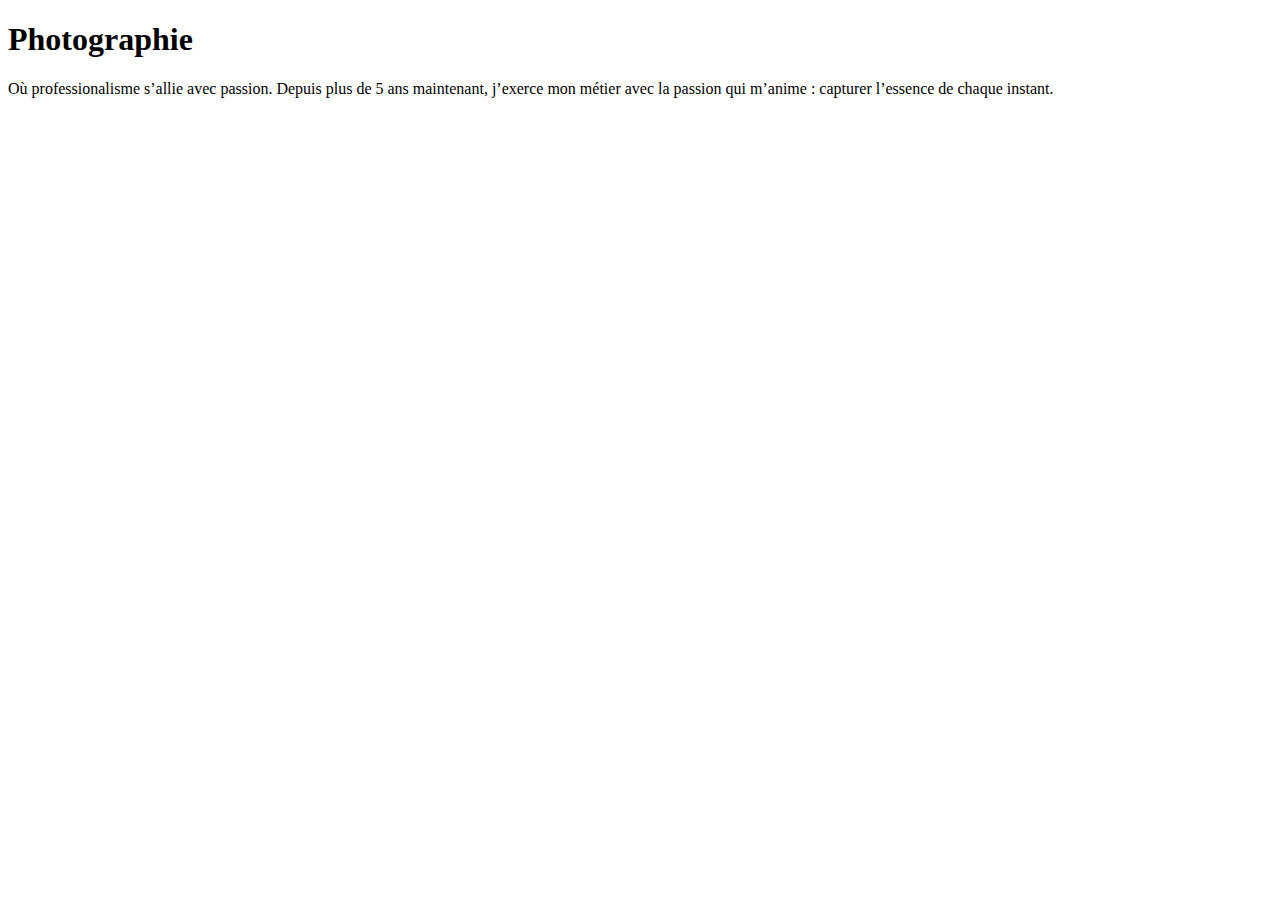
<file: P1C4/index.html>
<!DOCTYPE html>
<html lang="fr">

<head>
    <meta charset="utf-8">
    <title>Accueil - Robbie Lens Photographie</title>
</head>

<body>
    <h1>Photographie</h1>
    <p>Où professionalisme s’allie avec passion. Depuis plus de 5 ans maintenant, j’exerce mon métier avec la passion
        qui m’anime : capturer l’essence de chaque instant.</p>
</body>

</html>
</file>
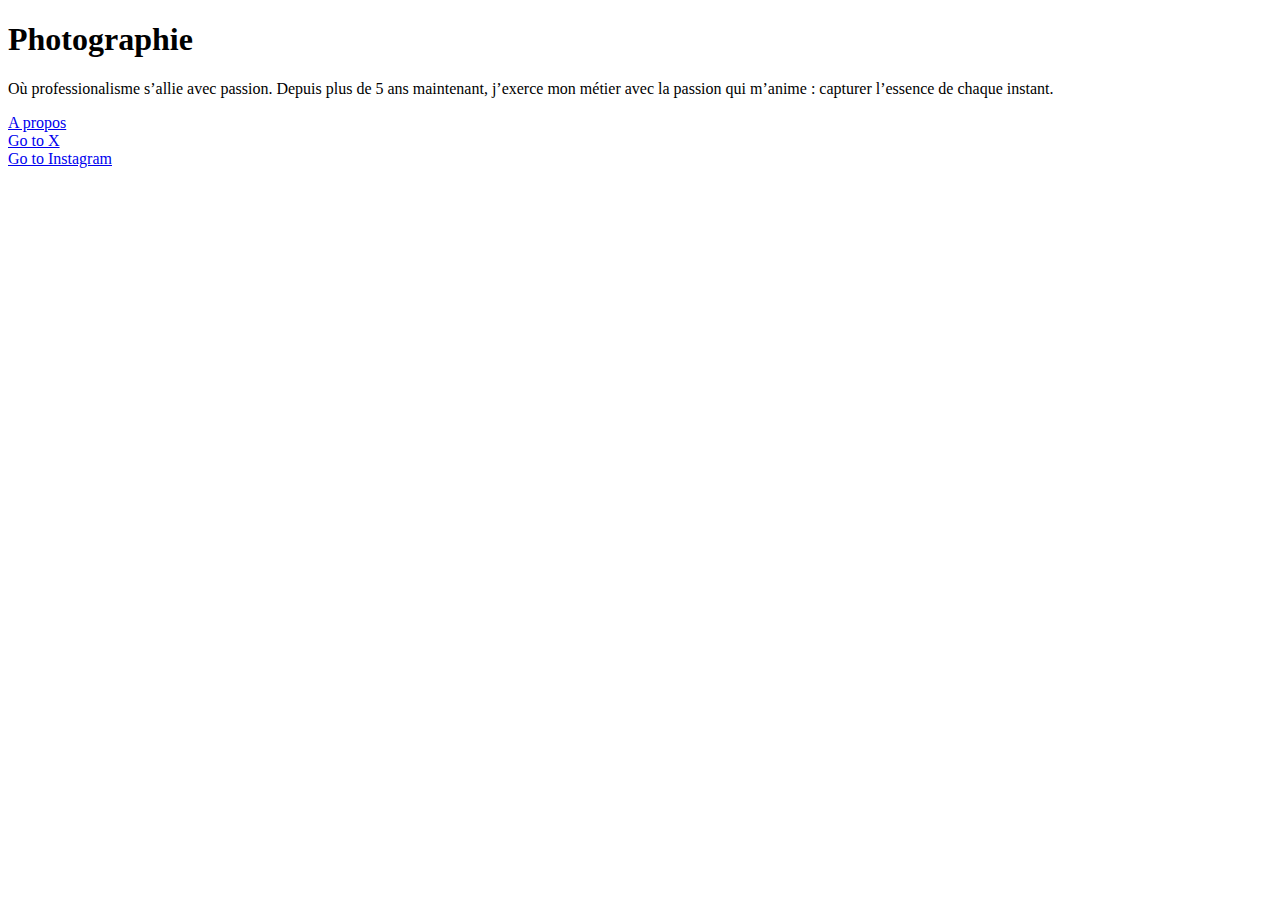
<file: P1C5/index.html>
<!DOCTYPE html>
<html lang="fr">

<head>
    <meta charset="utf-8">
    <title>Accueil - Robbie Lens Photographie</title>
</head>

<body>
    <h1>Photographie</h1>
    <p>
        Où professionalisme s’allie avec passion. Depuis plus de 5 ans maintenant, j’exerce mon métier avec la passion
        qui m’anime : capturer l’essence de chaque instant.
    </p>
    <a href="..\P1C5\dossier-demo\a-propos.html" target="_blank">A propos</a><br>
    <a href="https://x.com/" target="_blank">Go to X</a><br>
    <a href="https://www.instagram.com/" target="_blank">Go to Instagram</a>

</body>

</html>
</file>
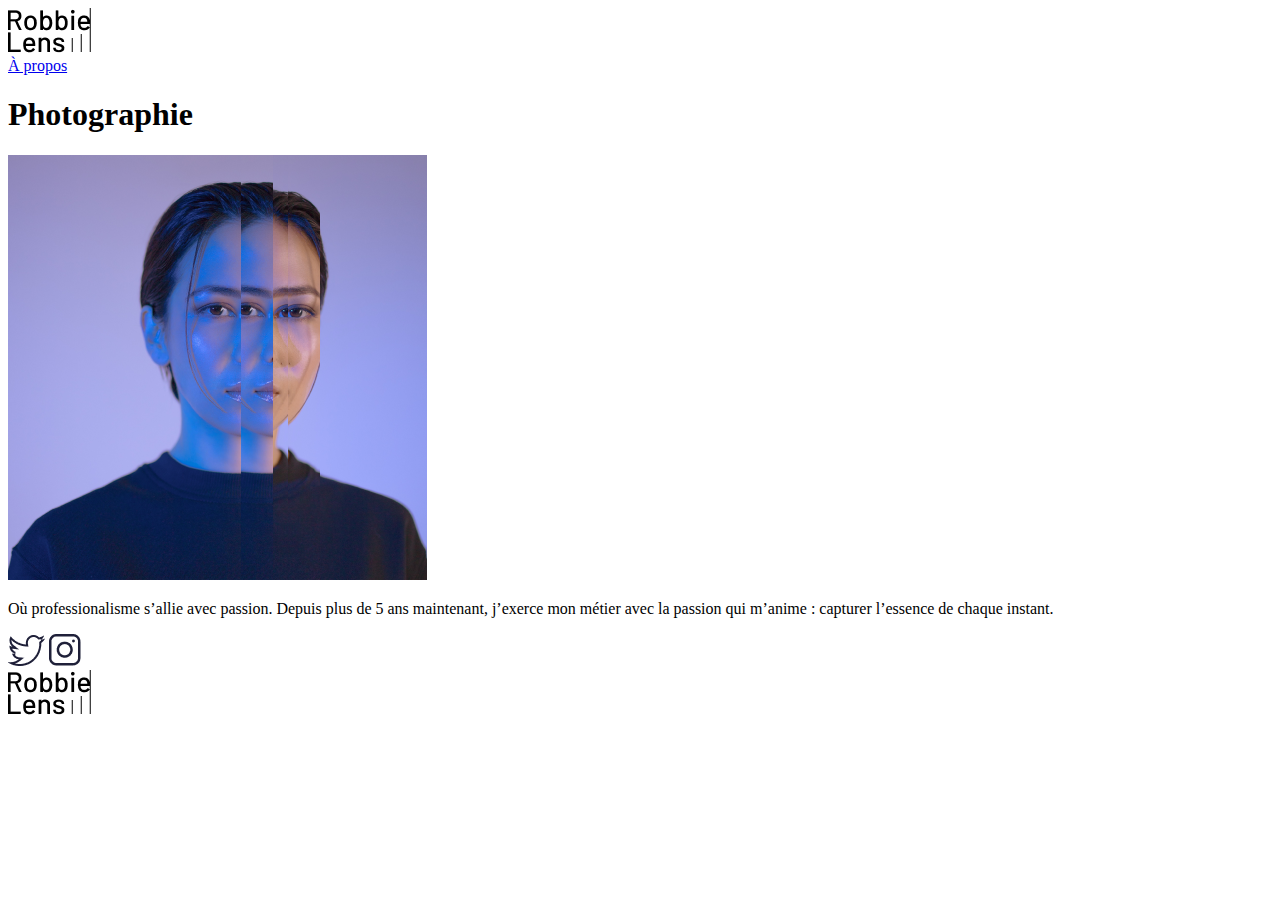
<file: P1C6/index.html>
<!DOCTYPE html>
<html lang="fr">

<head>
    <meta charset="utf-8">
    <title>Accueil - Robbie Lens Photographie</title>
</head>
<header>
    <a href="..\P1C6\index.html"><img src="..\P1C6\images\logo.png"></a>
</header>
<body>
    <a href="a-propos.html" id="links"  >À propos</a>
    <h1>Photographie</h1>
    <a href="..\P1C6\images\robbie-lens.png"><img src="..\P1C6\images\robbie-lens.png"></a>

    <p>
        Où professionalisme s’allie avec passion. Depuis plus de 5 ans maintenant, j’exerce mon métier avec la passion
        qui m’anime : capturer l’essence de chaque instant.
    </p>
    <a target="_blank" href="https://twitter.com/"><img src="..\P1C6\images\twitter.png"></a>
    <a target="_blank" href="https://www.instagram.com/"><img src="..\P1C6\images\instagram.png"></a>
</body>
<footer>
    <a href="..\P1C6\index.html"><img src="..\P1C6\images\logo.png"></a>

</footer>
</html>
</file>
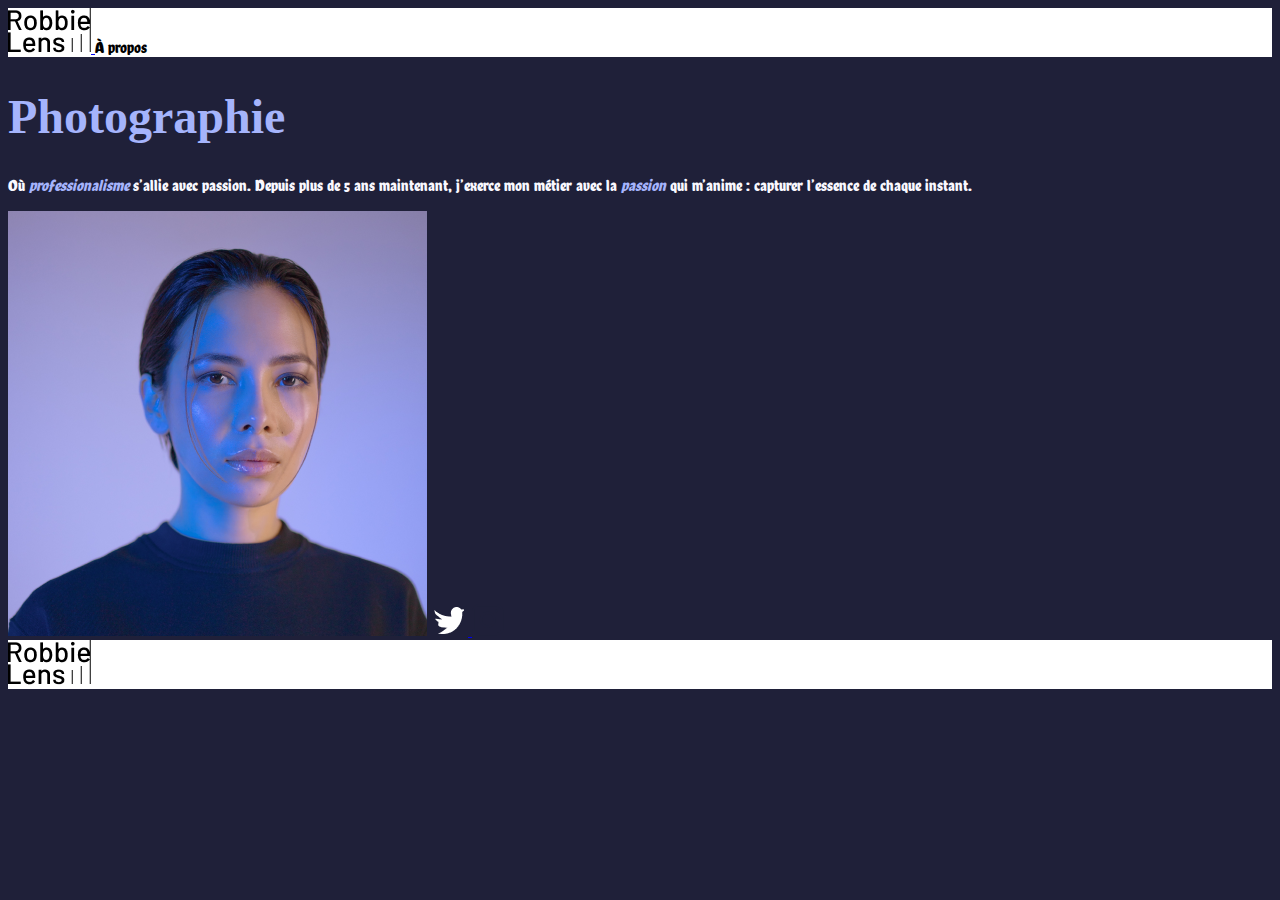
<file: P2C1/index.html>
<!DOCTYPE html>
<html lang="fr">
<head>
    <meta charset="utf-8">
    <title>Accueil - Robbie Lens Photographie</title>
    <link rel="preconnect" href="https://fonts.googleapis.com">
    <link rel="preconnect" href="https://fonts.gstatic.com" crossorigin>
    <link href="https://fonts.googleapis.com/css2?family=Chela+One&family=Permanent+Marker&display=swap" rel="stylesheet">
    <link href="style.css" rel="stylesheet">
</head>
<body>
<header>

</header>

<div>
<a href="index.html">
    <img src="images/logo.png" alt="Logo Robbie Lens">
<a href="a-propos.html" id="links">À propos</a>
</div>

<h1>Photographie</h1>
<p>
    Où <em>professionalisme</em> s’allie avec passion. Depuis plus de 5 ans maintenant, j’exerce mon métier avec la <em>passion</em>
    qui m’anime : capturer l’essence de chaque instant.
</p>
<img src="images/robbie-lens.png" alt="Portrait de la photographe Robbie Lens">

<a target="_blank" href="https://twitter.com/">
    <img src="images/twitter.png" alt="Logo Twitter">
</a>
<a target="_blank" href="https://www.instagram.com/">
    <img src="images/instagram.png" alt="Logo Instagram">
</a>

<div>
    <a href="..\P1C6\index.html">
        <img src="..\P1C6\images\logo.png" alt="Logo Robbie Lens">
    </a>
</div>
</body>
</html>
</file>
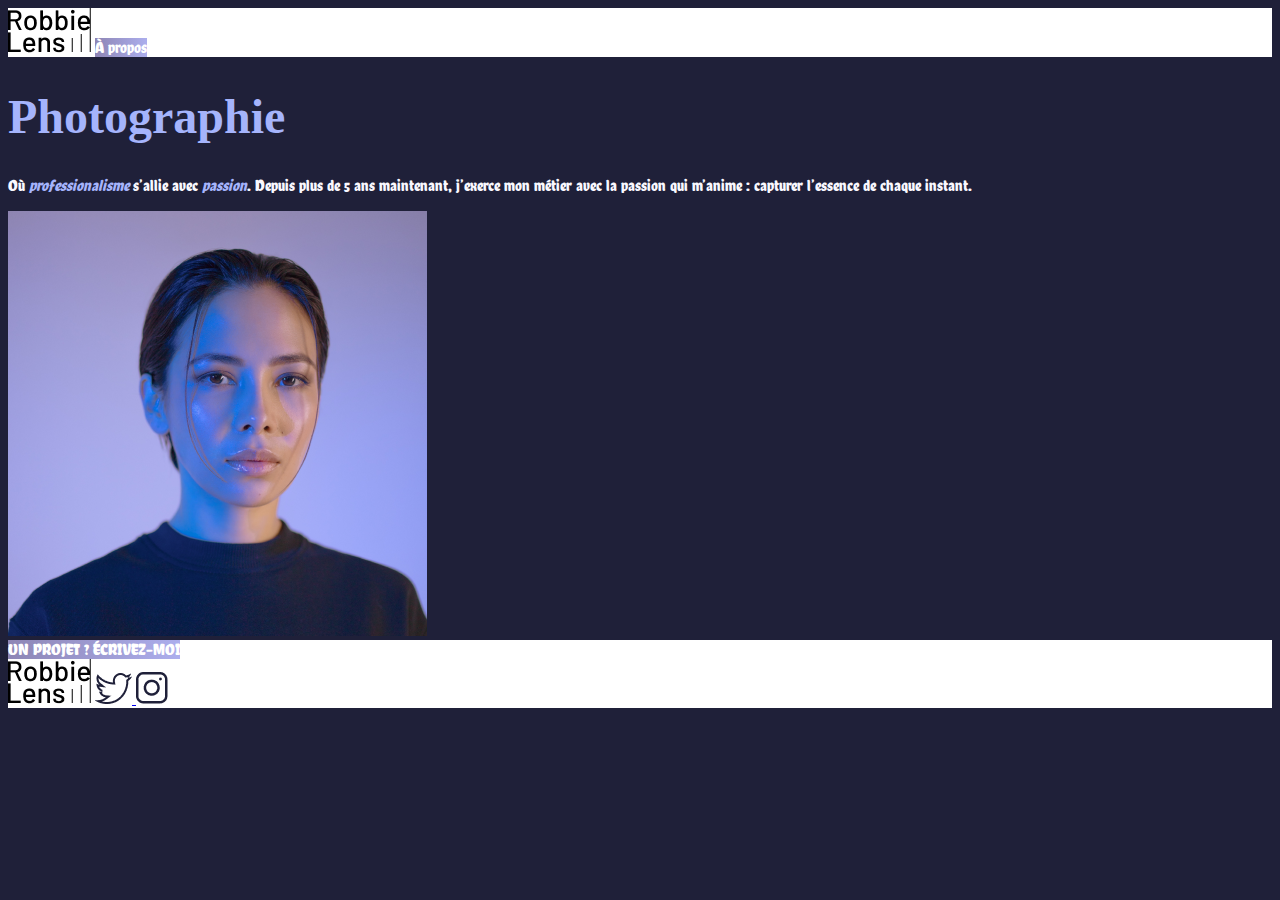
<file: P2C2/index.html>
<!DOCTYPE html>
<html lang="fr">
<head>
    <meta charset="utf-8">
    <title>Accueil - Robbie Lens Photographie</title>
    <link rel="preconnect" href="https://fonts.googleapis.com">
    <link rel="preconnect" href="https://fonts.gstatic.com" crossorigin>
    <link href="https://fonts.googleapis.com/css2?family=Chela+One&family=Permanent+Marker&display=swap" rel="stylesheet">
    <link href="style.css" rel="stylesheet">
</head>

<body>
    <div>
        <img src="images/logo.png" alt="Logo Robbie Lens">
        <a href="a-propos.html" id="links">À propos</a>
    </div>
    <h1>Photographie</h1>
    <p>
        Où <em>professionalisme</em> s’allie avec <em>passion</em>. Depuis
        plus de 5 ans maintenant, j’exerce mon métier avec la passion
        qui m’anime : capturer l’essence de chaque instant.
    </p>
    <img src="images/robbie-lens.png" alt="Portrait avec effet de la photographe Robbie Lens" >
    <!-- Voici ici le nouvel élément ajouté 👇 -->
    <div>
        <a href="" id="links">UN PROJET ? ÉCRIVEZ-MOI</a>
    </div>
    <div>
        <img src="images/logo.png" alt="Logo Robbie Lens" >
        <a target="_blank" href="https://twitter.com/">
            <img src="images/twitter.png" alt="Logo Twitter" >
        </a>
        <a target="_blank" href="https://www.instagram.com/">
            <img src="images/instagram.png" alt="Logo Instagram" >
        </a>
    </div>
</body>

</html>
</file>
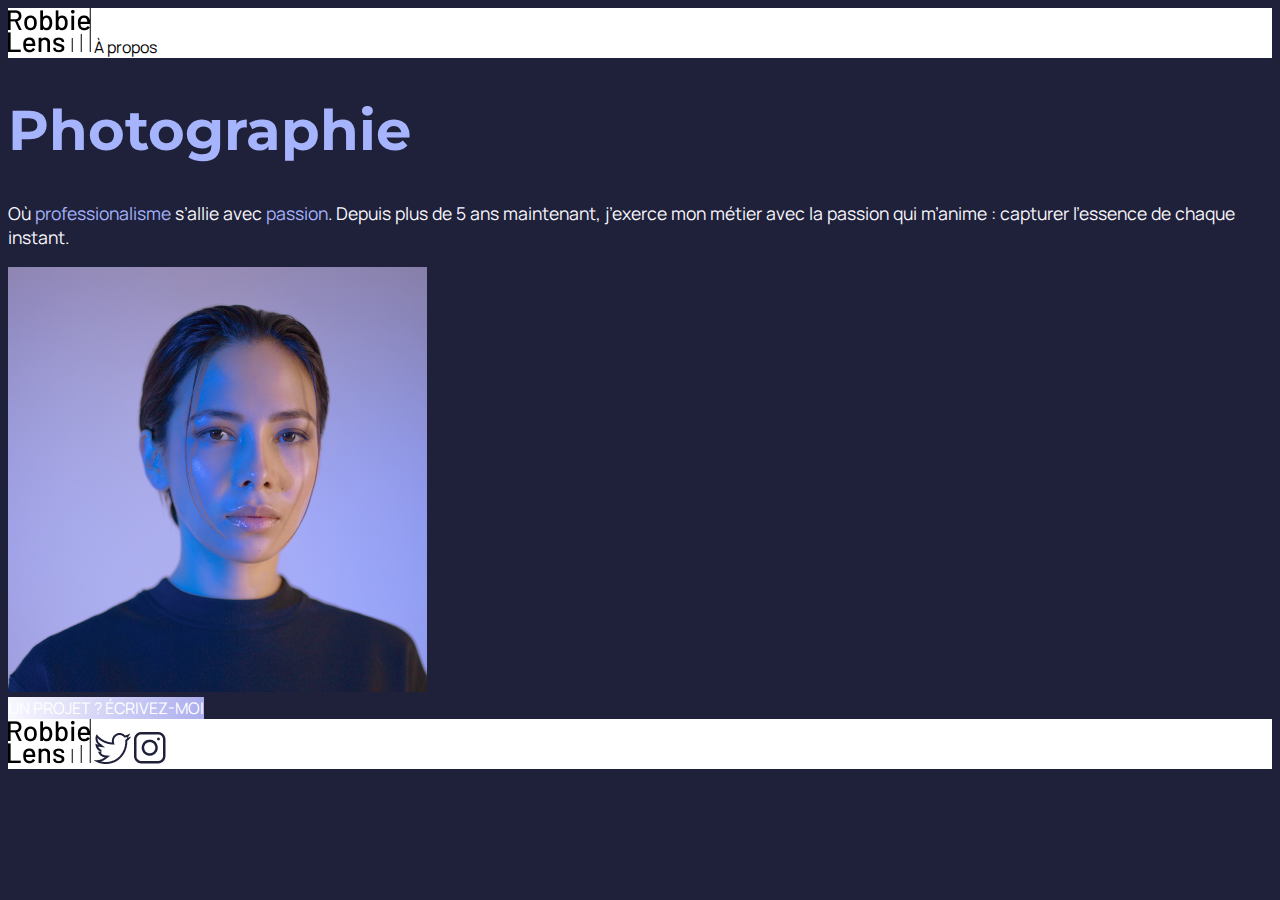
<file: P2C3/index.html>
<!DOCTYPE html>
<html lang="fr">

<head>
    <meta charset="utf-8">
    <title>Accueil - Robbie Lens Photographie</title>
    <link href="style.css" rel="stylesheet">
    <link rel="preconnect" href="https://fonts.googleapis.com">
    <link rel="preconnect" href="https://fonts.gstatic.com" crossorigin>
    <link href="https://fonts.googleapis.com/css2?family=Manrope&family=Montserrat&display=swap" rel="stylesheet">
</head>

<body>
    <div class="links">
        <img src="images/logo.png" alt="Logo Robbie Lens">
        <a href="a-propos.html">À propos</a>
    </div>
    <h1>Photographie</h1>
    <p>
        Où <em>professionalisme</em> s’allie avec <em>passion</em>. Depuis
        plus de 5 ans maintenant, j’exerce mon métier avec la passion
        qui m’anime : capturer l’essence de chaque instant.
    </p>
    <img src="images/robbie-lens.png" alt="Portrait avec effet de la photographe Robbie Lens" >
    <!-- Voici ici le nouvel élément ajouté 👇 -->
    <div>
        <a class="new_links" href="">UN PROJET ? ÉCRIVEZ-MOI</a>
    </div>
    <div class="links">
        <img src="images/logo.png" alt="Logo Robbie Lens" >
        <a target="_blank" href="https://twitter.com/">
            <img src="images/twitter.png" alt="Logo Twitter" >
        </a>
        <a target="_blank" href="https://www.instagram.com/">
            <img src="images/instagram.png" alt="Logo Instagram" >
        </a>
    </div>
</body>

</html>
</file>
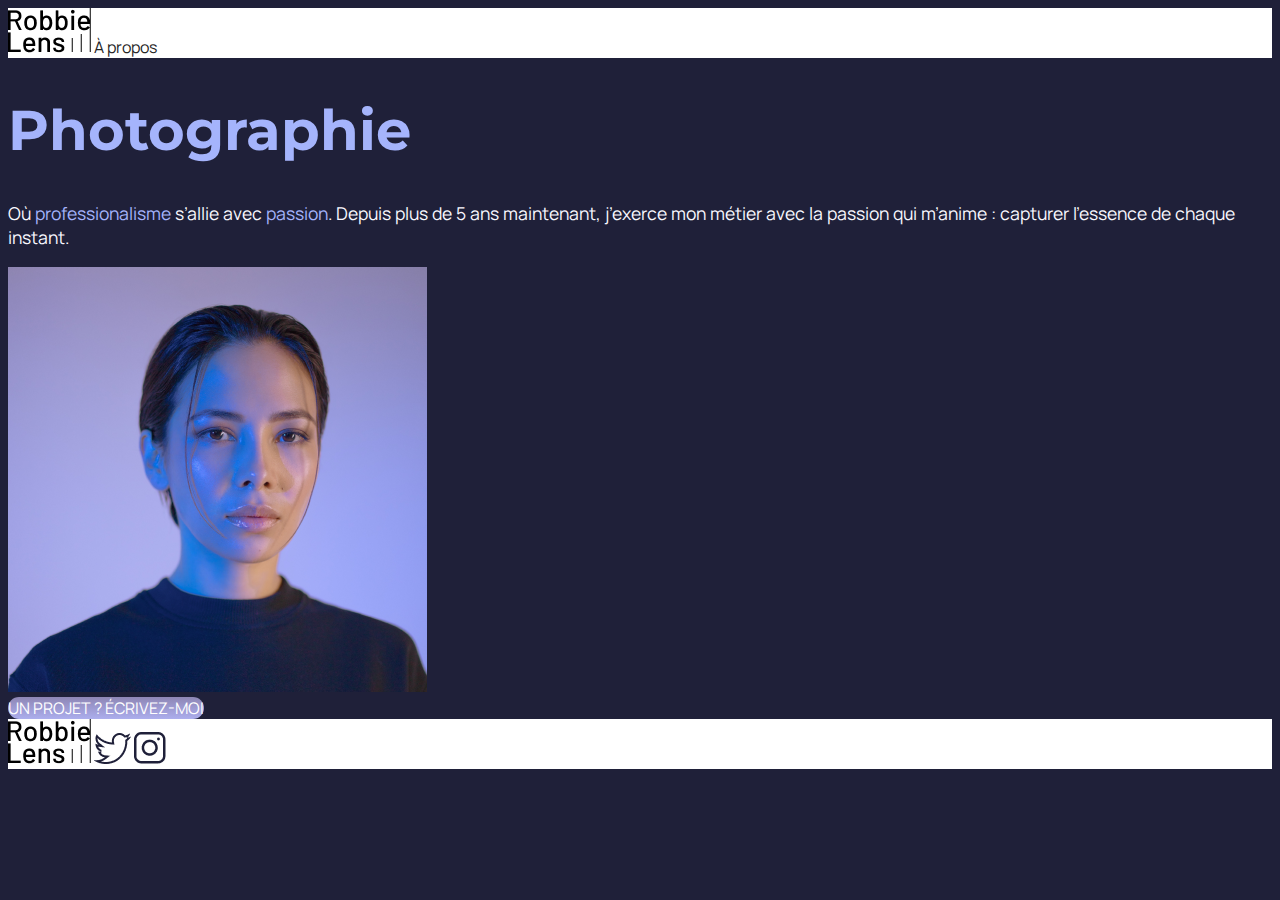
<file: P2C4/index.html>
<!DOCTYPE html>
<html lang="fr">

<head>
    <meta charset="utf-8" >
    <title>Accueil - Robbie Lens Photographie</title>
    <link href="style.css" rel="stylesheet" >
    <link rel="preconnect" href="https://fonts.googleapis.com">
    <link rel="preconnect" href="https://fonts.gstatic.com" crossorigin>
    <link href="https://fonts.googleapis.com/css2?family=Manrope&family=Montserrat&display=swap" rel="stylesheet">
</head>

<body>
    <div class="entete">
        <img src="images/logo.png" alt="Logo Robbie Lens" >
        <a href="a-propos.html">À propos</a>
    </div>
    <h1>Photographie</h1>
    <p>
        Où <em>professionalisme</em> s’allie avec <em>passion</em>. Depuis
        plus de 5 ans maintenant, j’exerce mon métier avec la passion
        qui m’anime : capturer l’essence de chaque instant.
    </p>
    <img src="images/robbie-lens.png" alt="Portrait avec effet de la photographe Robbie Lens" >
    <div>
        <a href="" class="cta">UN PROJET ? ÉCRIVEZ-MOI</a>
    </div>
    <div class="pied-de-page">
        <img src="images/logo.png" alt="Logo Robbie Lens" >
        <a target="_blank" href="https://twitter.com/">
            <img src="images/twitter.png" alt="Logo Twitter" >
        </a>
        <a target="_blank" href="https://www.instagram.com/">
            <img src="images/instagram.png" alt="Logo Instagram" >
        </a>
    </div>
</body>

</html>
</file>
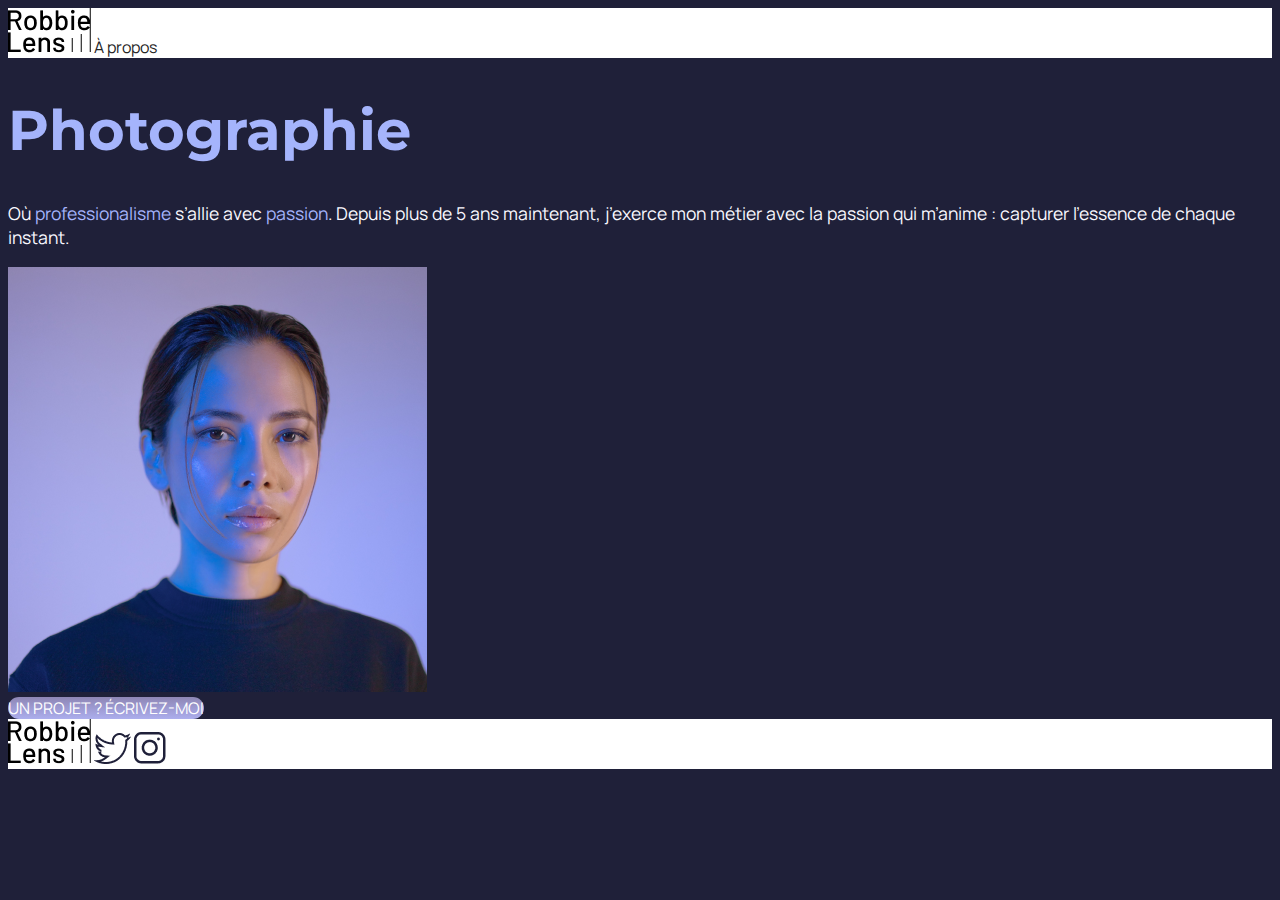
<file: P2C5/index.html>
<!DOCTYPE html>
<html lang="fr">

<head>
    <meta charset="utf-8" >
    <title>Accueil - Robbie Lens Photographie</title>
    <link href="style.css" rel="stylesheet" >
    <link rel="preconnect" href="https://fonts.googleapis.com">
    <link rel="preconnect" href="https://fonts.gstatic.com" crossorigin>
    <link href="https://fonts.googleapis.com/css2?family=Manrope&family=Montserrat&display=swap" rel="stylesheet">
</head>

<body>
<div class="entete">
    <img src="images/logo.png" alt="Logo Robbie Lens" >
    <a href="a-propos.html">À propos</a>
</div>
<h1>Photographie</h1>
<p>
    Où <em>professionalisme</em> s’allie avec <em>passion</em>. Depuis
    plus de 5 ans maintenant, j’exerce mon métier avec la passion
    qui m’anime : capturer l’essence de chaque instant.
</p>
<img src="images/robbie-lens.png" alt="Portrait avec effet de la photographe Robbie Lens" >
<div>
    <a href="" class="cta">UN PROJET ? ÉCRIVEZ-MOI</a>
</div>
<div class="pied-de-page">
    <img src="images/logo.png" alt="Logo Robbie Lens" >
    <a target="_blank" href="https://twitter.com/" class="lien-icone">
        <img src="images/twitter.png" alt="Logo Twitter" >
    </a>
    <a target="_blank" href="https://www.instagram.com/" class="lien-icone">
        <img src="images/instagram.png" alt="Logo Instagram" >
    </a>
</div>
</body>

</html>
</file>
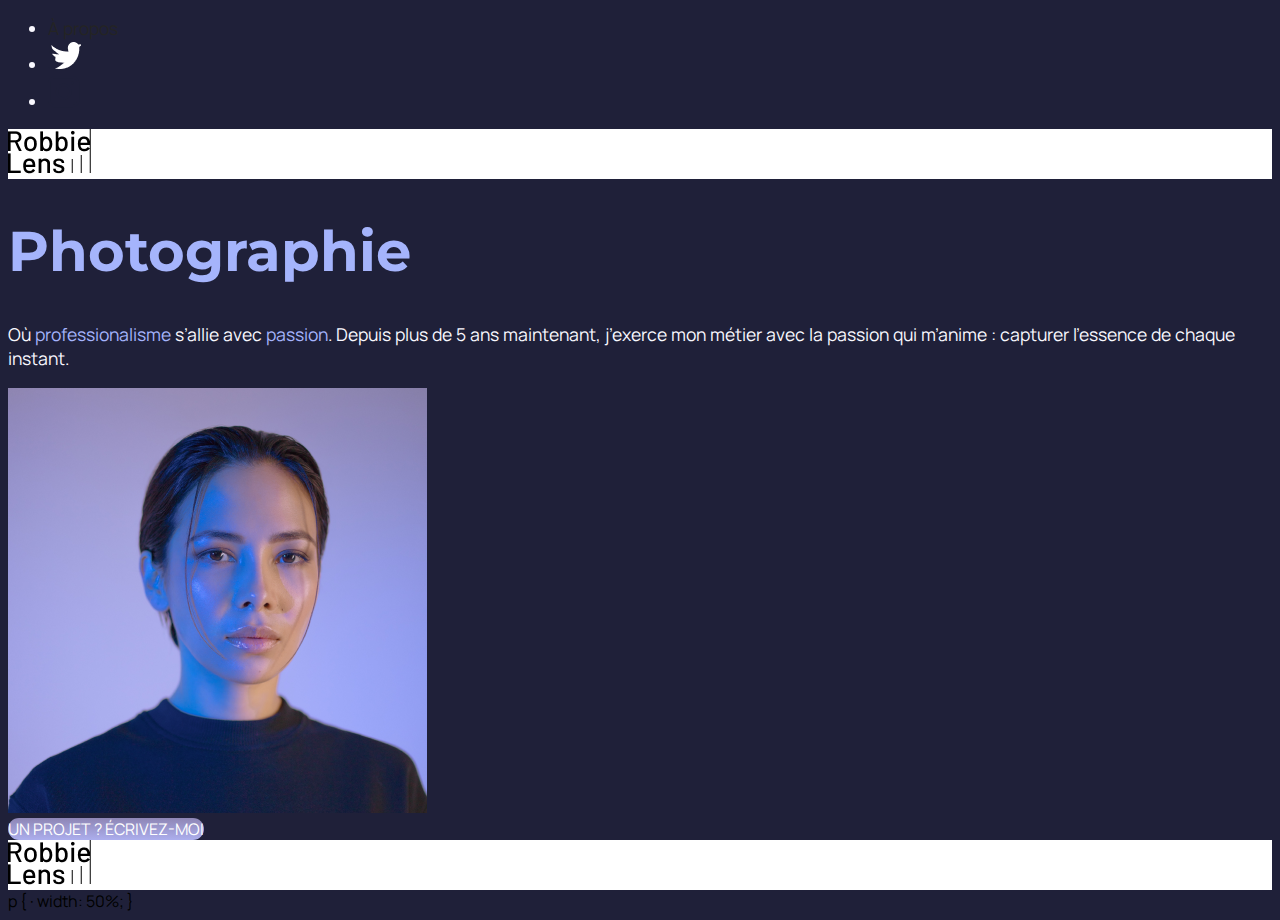
<file: P3C1/index.html>
<!DOCTYPE html>
<html lang="fr">

<head>
    <meta charset="utf-8" >
    <title>Accueil - Robbie Lens Photographie</title>
    <link href="style.css" rel="stylesheet" >
    <link rel="preconnect" href="https://fonts.googleapis.com">
    <link rel="preconnect" href="https://fonts.gstatic.com" crossorigin>
    <link href="https://fonts.googleapis.com/css2?family=Manrope&family=Montserrat&display=swap" rel="stylesheet">
</head>
<main>

</main>
<header>
<nav>
    <ul>
        <li>
            <a href="a-propos.html">À propos</a>
        </li>
        <li>
            <a target="_blank" href="https://twitter.com/" class="lien-icone">
                <img src="images/twitter.png" alt="Logo Twitter" ></a>
        </li>
        <li>

            <a target="_blank" href="https://www.instagram.com/" class="lien-icone">
                <img src="images/instagram.png" alt="Logo Instagram" >
            </a>
        </li>
    </ul>
</nav>
</header>
<body>
    <div class="entete">
        <img src="images/logo.png" alt="Logo Robbie Lens" >


    </div>
    <h1>Photographie</h1>
    <p>
        Où <em>professionalisme</em> s’allie avec <em>passion</em>. Depuis
        plus de 5 ans maintenant, j’exerce mon métier avec la passion
        qui m’anime : capturer l’essence de chaque instant.
    </p>
    <img src="images/robbie-lens.png" alt="Portrait avec effet de la photographe Robbie Lens" >
    <div>
        <a href="" class="cta">UN PROJET ? ÉCRIVEZ-MOI</a>
    </div>
    <div class="pied-de-page">
        <img src="images/logo.png" alt="Logo Robbie Lens" >

    </div>
</body>
<footer>

</footer>
<main>

</main>
</html>


p { ·
width: 50%;
}
</file>
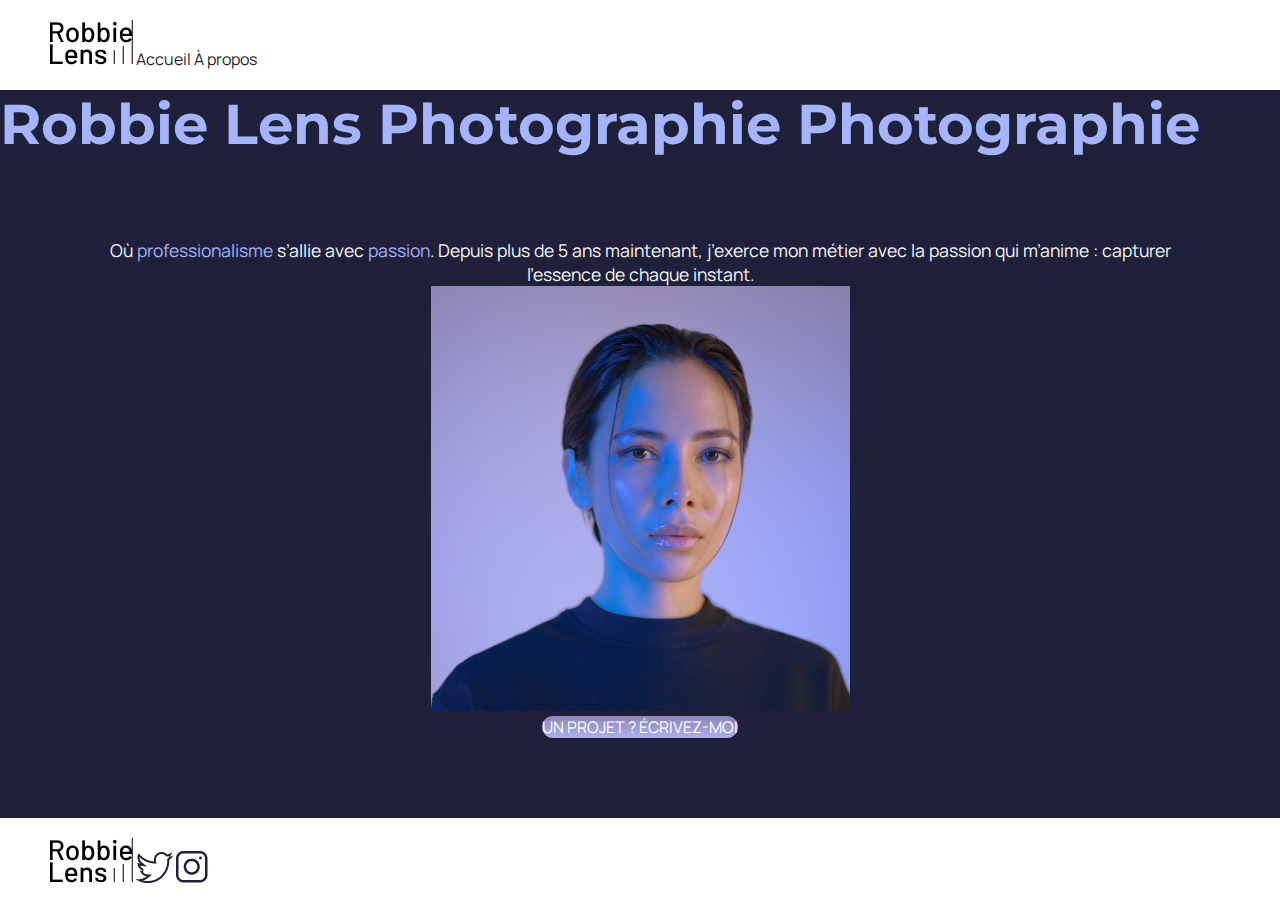
<file: P3C2/index.html>
<!DOCTYPE html>
<html lang="fr">

<head>
    <meta charset="utf-8" >
    <title>Accueil - Robbie Lens Photographie</title>
    <link href="style.css" rel="stylesheet" >
    <link rel="preconnect" href="https://fonts.googleapis.com">
    <link rel="preconnect" href="https://fonts.gstatic.com" crossorigin>
    <link href="https://fonts.googleapis.com/css2?family=Manrope&family=Montserrat&display=swap" rel="stylesheet">
</head>

<body>
    <header>
        <nav>
            <img src="images/logo.png" alt="Logo Robbie Lens" >
            <a href="index.html">Accueil</a>
            <a href="a-propos.html">À propos</a>
        </nav>
    </header>
    <main>
        <h1>Robbie Lens Photographie Photographie</h1>
        <section>
            <p>
            Où <em>professionalisme</em> s’allie avec <em>passion</em>. Depuis
            plus de 5 ans maintenant, j’exerce mon métier avec la passion
            qui m’anime : capturer l’essence de chaque instant.
            </p>
                <img src="images/robbie-lens.png" alt="Portrait avec effet de la photographe Robbie Lens" >
            <div>
                <a href="" class="cta">UN PROJET ? ÉCRIVEZ-MOI</a>
            </div>
        </section>
    </main>
    <footer>
        <img src="images/logo.png" alt="Logo Robbie Lens" >
        <a target="_blank" href="https://twitter.com/" class="lien-icone">
            <img src="images/twitter.png" alt="Logo Twitter" >
        </a>
        <a target="_blank" href="https://www.instagram.com/" class="lien-icone">
            <img src="images/instagram.png" alt="Logo Instagram" >
        </a>
    </footer>
</body>

</html>
</file>
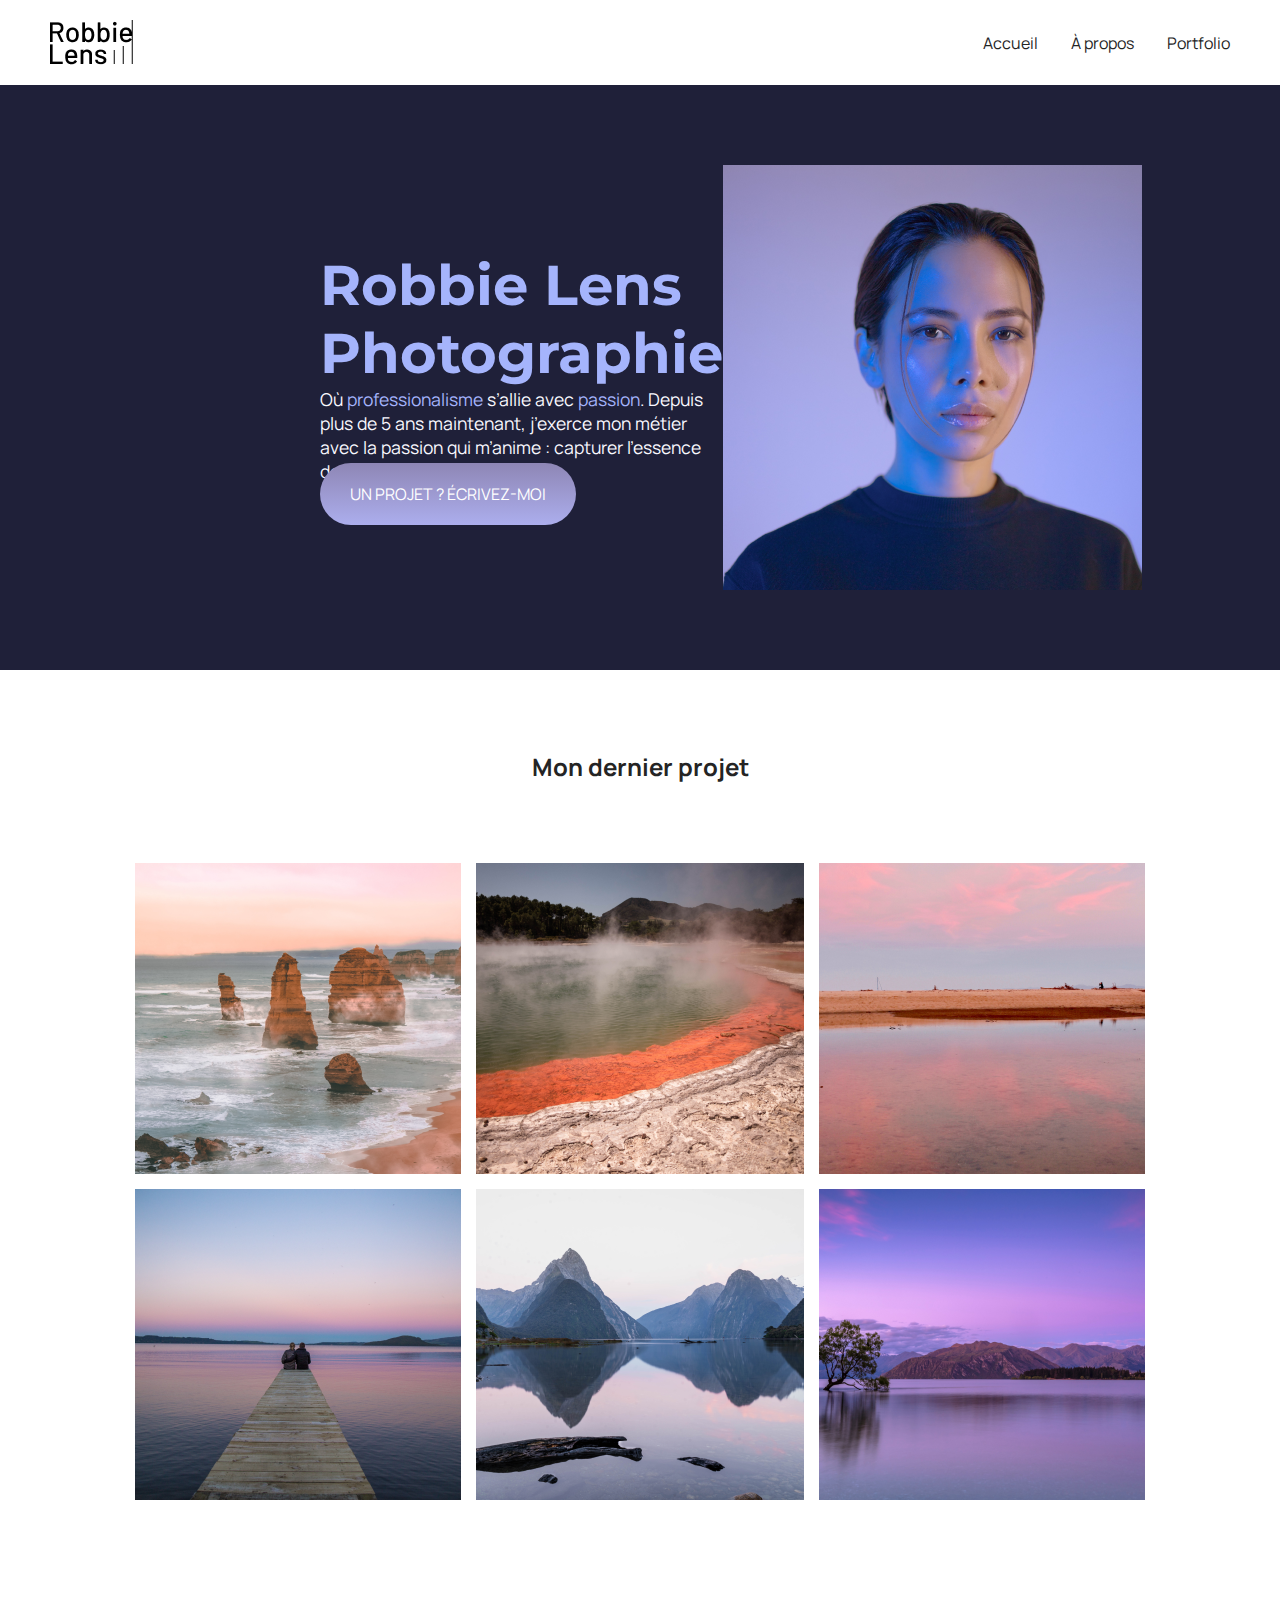
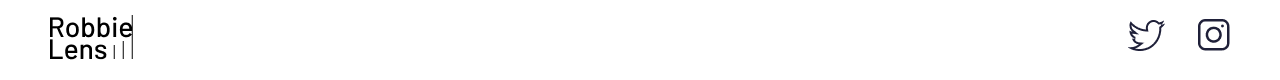
<file: P3C4/index.html>
<!DOCTYPE html>
<html lang="fr">

<head>
    <meta charset="utf-8" >
    <title>Accueil - Robbie Lens Photographie</title>
    <link href="style.css" rel="stylesheet" >
    <link rel="preconnect" href="https://fonts.googleapis.com">
    <link rel="preconnect" href="https://fonts.gstatic.com" crossorigin>
    <link href="https://fonts.googleapis.com/css2?family=Manrope&family=Montserrat&display=swap" rel="stylesheet">
</head>

<body>
    <header>
        <nav>
            <img src="images/logo.png" alt="Logo Robbie Lens" >
            <div>
                <a href="index.html">Accueil</a>
                <a href="a-propos.html">À propos</a>
                <a href="portfolio.html">Portfolio</a>
            </div>
        </nav>
    </header>
    <main>
        <section class="accueil-introduction">
            <div>
                <h1>Robbie Lens Photographie</h1>
                <p>
                    Où <em>professionalisme</em> s’allie avec <em>passion</em>. Depuis
                    plus de 5 ans maintenant, j’exerce mon métier avec la passion
                    qui m’anime : capturer l’essence de chaque instant.
                </p>
                <a href="" class="cta">UN PROJET ? ÉCRIVEZ-MOI</a>
            </div>
            <img src="images/robbie-lens.png" alt="Portrait avec effet de la photographe Robbie Lens" >
        </section>
        <section class="accueil-photos">
            <h2>Mon dernier projet</h2>
            <div>
                <img src="images/accueil/element-1.png" alt="Twelve apostles - Australie" >
                <img src="images/accueil/element-2.png" alt="Wai-O-Tapu - Nouvelle-Zélande" >
                <img src="images/accueil/element-3.png" alt="Parc National d’Abel Tasman - Nouvelle-Zélande" >
            </div>
            <div>
                <img src="images/accueil/element-4.png" alt="Lac Rotorua - Nouvelle-Zélande" >
                <img src="images/accueil/element-5.png" alt="Milford Sound - Nouvelle-Zélande" >
                <img src="images/accueil/element-6.png" alt="Lac Wanaka - Nouvelle-Zélande" >
            </div>
        </section>
    </main>
    <footer>
        <img src="images/logo.png" alt="Logo Robbie Lens" >
        <div>
            <a target="_blank" href="https://twitter.com/" class="lien-icone">
                <img src="images/twitter.png" alt="Logo Twitter" >
            </a>
            <a target="_blank" href="https://www.instagram.com/" class="lien-icone">
                <img src="images/instagram.png" alt="Logo Instagram" >
            </a>
        </div>
    </footer>
</body>

</html>
</file>
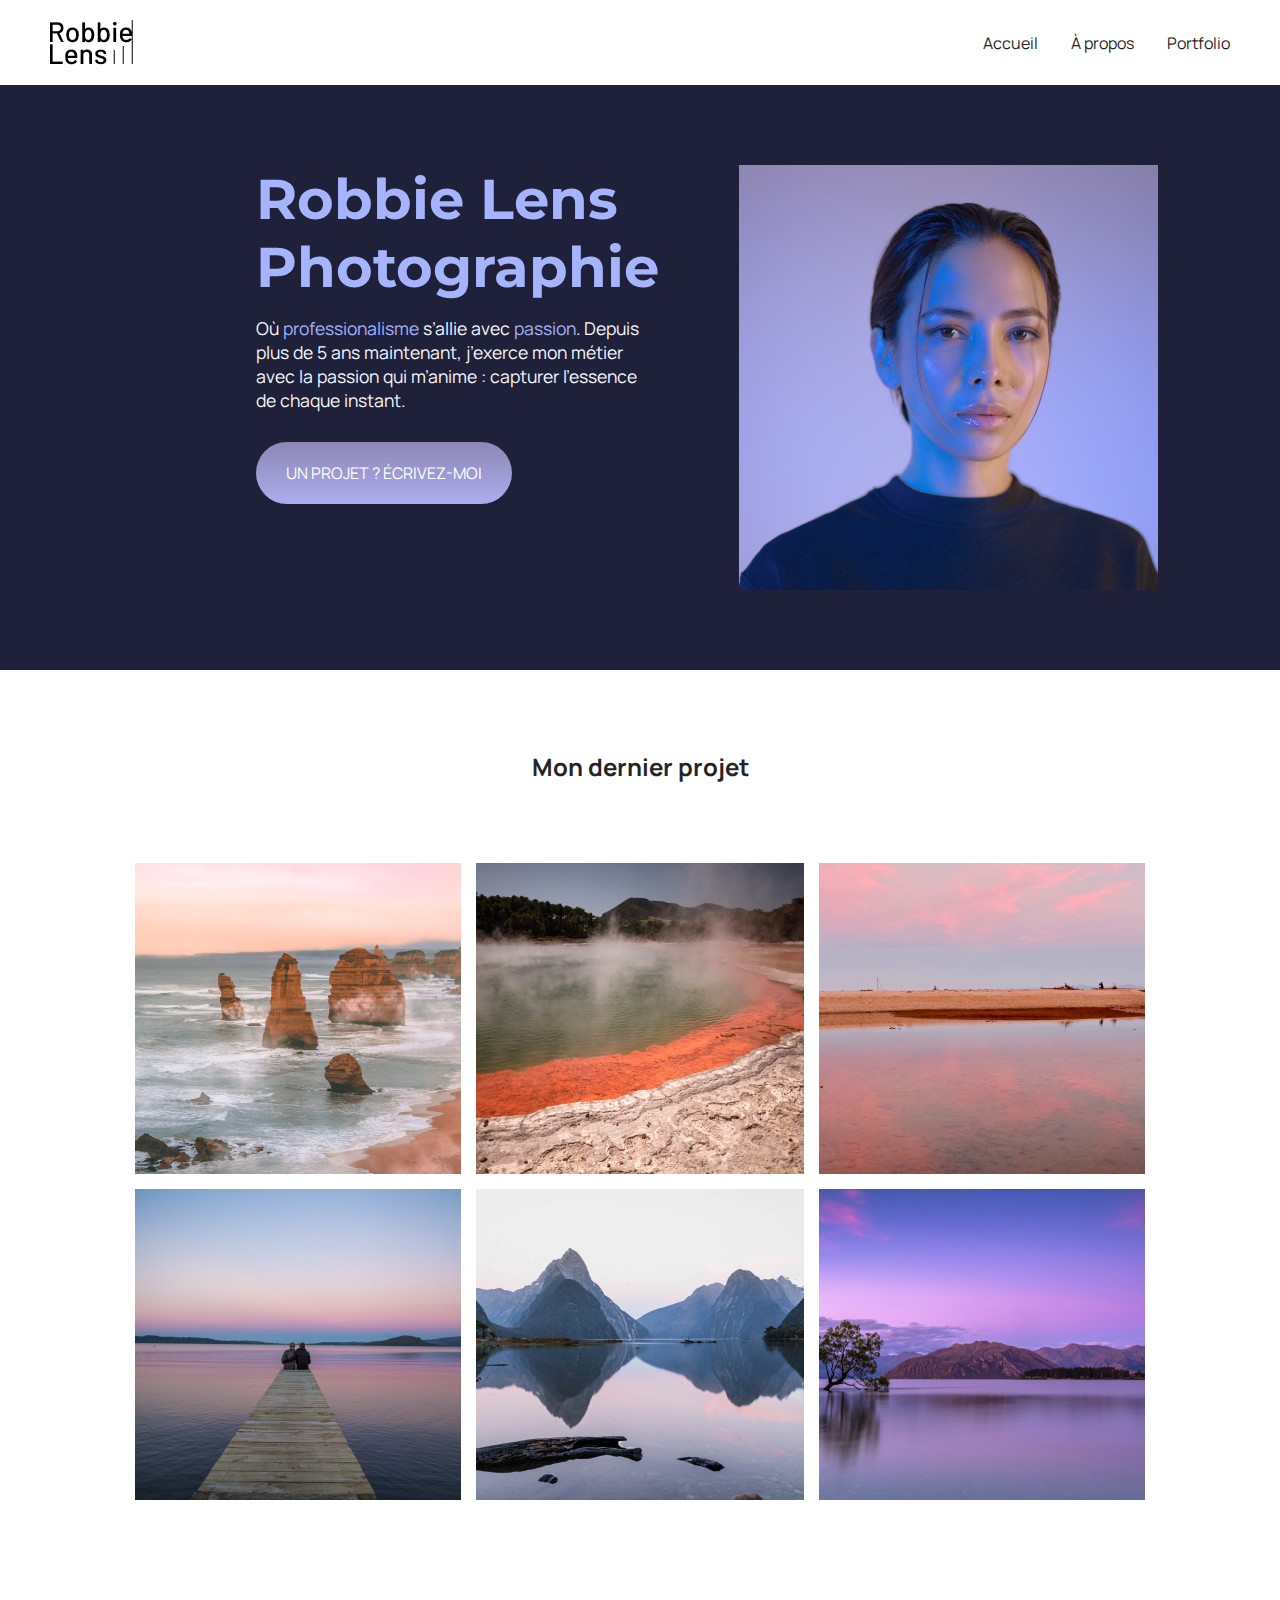
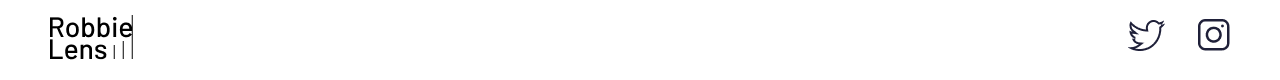
<file: P4C1/index.html>
<!DOCTYPE html>
<html lang="fr">

<head>
    <meta charset="utf-8" >
    <title>Accueil - Robbie Lens Photographie</title>
    <link href="style/style.css" rel="stylesheet" >
    <link href="style/index.css" rel="stylesheet" >
    <link rel="preconnect" href="https://fonts.googleapis.com">
    <link rel="preconnect" href="https://fonts.gstatic.com" crossorigin>
    <link href="https://fonts.googleapis.com/css2?family=Manrope&family=Montserrat&display=swap" rel="stylesheet">
</head>

<body>
    <header>
        <nav>
            <img src="images/logo.png" alt="Logo Robbie Lens" >
            <div>
                <a href="index.html">Accueil</a>
                <a href="a-propos.html">À propos</a>
                <a href="portfolio.html">Portfolio</a>
            </div>
        </nav>
    </header>
    <main>
        <section class="accueil-introduction">
            <div>
                <h1>Robbie Lens Photographie</h1>
                <p>
                    Où <em>professionalisme</em> s’allie avec <em>passion</em>. Depuis
                    plus de 5 ans maintenant, j’exerce mon métier avec la passion
                    qui m’anime : capturer l’essence de chaque instant.
                </p>
                <a href="portfolio.html" class="cta">UN PROJET ? ÉCRIVEZ-MOI</a>
            </div>
            <img src="images/robbie-lens.png" alt="Portrait avec effet de la photographe Robbie Lens" >
        </section>
        <section class="accueil-photos">
            <h2>Mon dernier projet</h2>
            <div>
                <img src="images/accueil/element-1.png" alt="Twelve apostles - Australie" >
                <img src="images/accueil/element-2.png" alt="Wai-O-Tapu - Nouvelle-Zélande" >
                <img src="images/accueil/element-3.png" alt="Parc National d’Abel Tasman - Nouvelle-Zélande" >
            </div>
            <div>
                <img src="images/accueil/element-4.png" alt="Lac Rotorua - Nouvelle-Zélande" >
                <img src="images/accueil/element-5.png" alt="Milford Sound - Nouvelle-Zélande" >
                <img src="images/accueil/element-6.png" alt="Lac Wanaka - Nouvelle-Zélande" >
            </div>
        </section>
    </main>
    <footer>
        <img src="images/logo.png" alt="Logo Robbie Lens" >
        <div>
            <a target="_blank" href="https://twitter.com/" class="lien-icone">
                <img src="images/twitter.png" alt="Logo Twitter" >
            </a>
            <a target="_blank" href="https://www.instagram.com/" class="lien-icone">
                <img src="images/instagram.png" alt="Logo Instagram" >
            </a>
        </div>
    </footer>
</body>

</html>
</file>
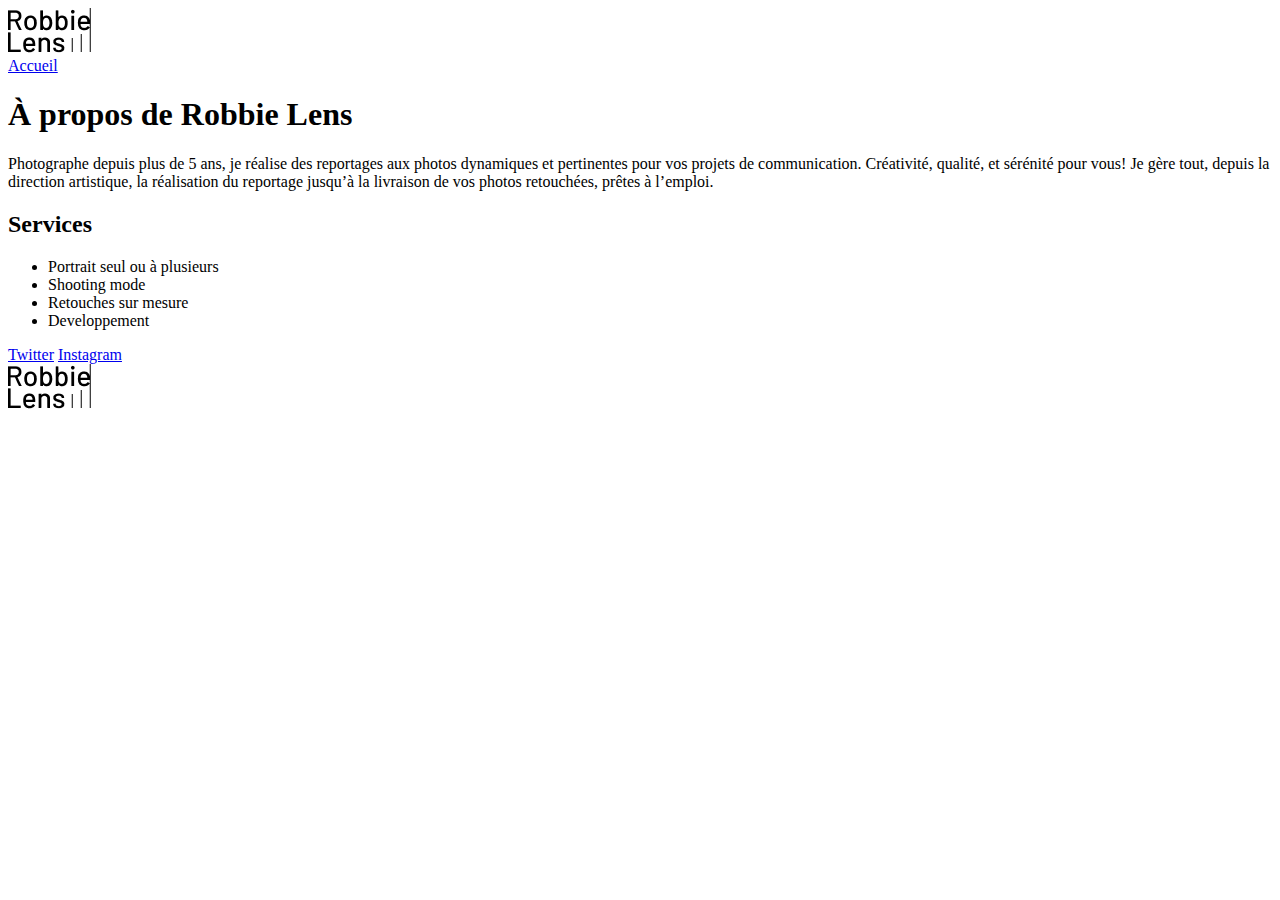
<file: P1C6/a-propos.html>
<!DOCTYPE html>
<html lang="fr">

<head>
    <meta charset="utf-8">
    <title>À propos - Robbie Lens Photographie</title>
</head>
<header>
    <a href="..\P1C6\index.html"><img src="..\P1C6\images\logo.png"></a>

</header>
<body>
    <a href="index.html" >Accueil</a>
    <h1>À propos de Robbie Lens</h1>
    <p>
        Photographe depuis plus de 5 ans, je réalise des reportages aux photos dynamiques et pertinentes pour vos
        projets de communication. Créativité, qualité, et sérénité pour vous! Je gère tout, depuis la direction
        artistique, la réalisation du reportage jusqu’à la livraison de vos photos retouchées, prêtes à l’emploi.
    </p>
    <h2>Services</h2>
    <ul>
        <li>Portrait seul ou à plusieurs</li>
        <li>Shooting mode</li>
        <li>Retouches sur mesure</li>
        <li>Developpement</li>
    </ul>
    <a target="_blank" href="https://twitter.com/">Twitter</a>
    <a target="_blank" href="https://www.instagram.com/">Instagram</a>
</body>
<footer>
    <a href="..\P1C6\index.html"><img src="..\P1C6\images\logo.png"></a>

</footer>
</html>
</file>
<file: P2C1/style.css>
body{
    background: #1F2039;
    color:white;
}
#links{
    color: black;
    font-size: 1em;
    font-family: "Chela One";
    text-decoration: none;

}
em{
    color: #A5B4FC;
}

h1{
    font-size: 3em;
    color: #A5B4FC;
    font-family: "Permanent Marker";

}
h2{
    color: #F9F8FF;

}
p{
    font-family: "Chela One";
    font-size: 1em;
    color: #F9F8FF;
}
ul{
    font-size: 1em;
    font-family: "Chela One";
}
div{
    background: white;
    color: #242424;
}
.permanent-marker-regular {
    font-family: "Permanent Marker", cursive;
    font-weight: 400;
    font-style: normal;
}
.chela-one-regular {
    font-family: "Chela One", system-ui;
    font-weight: 400;
    font-style: normal;
}
</file>
<file: P2C2/style.css>
body{
    background: #1F2039;
    color:white;
}
#links{
    color: white;
    font-size: 1em;
    font-family: "Chela One";
    text-decoration: none;
    background: linear-gradient(90deg,#8E86B5,#ACAEED);
}
em{
    color: #A5B4FC;
}

h1{
    font-size: 3em;
    color: #A5B4FC;
    font-family: "Permanent Marker";

}
h2{
    color: #F9F8FF;

}
p{
    font-family: "Chela One";
    font-size: 1em;
    color: #F9F8FF;
}
ul{
    font-size: 1em;
    font-family: "Chela One";
}
div{
    background: white;
    color: #242424;
}
.permanent-marker-regular {
    font-family: "Permanent Marker", cursive;
    font-weight: 400;
    font-style: normal;
}
.chela-one-regular {
    font-family: "Chela One", system-ui;
    font-weight: 400;
    font-style: normal;
}
</file>
<file: P2C3/style.css>
body {
  /* Ici on utilise le sélecteur body pour appliquer une police et une taille par défaut pour les éléments */
  font-family: 'Manrope', sans-serif;
  font-size: 1em;
  background: #1F2039;
  color:#F9F8FF;
}

a {
  color: black;
  text-decoration: none;
}

em {
  color: #a5b4fc;
  font-style: normal;
}

h1 {
  font-size: 3.5em;
  color: #a5b4fc;
  font-family: 'Montserrat', sans-serif;
}

p {
  font-size: 1.1em;
}

.links{
  background: white;
  color:#242424;
}

.new_links{
  font-family: 'Manrope', sans-serif;
  background: linear-gradient(90deg, #F9F8FF,#ACAEED);
  color:white;
}
</file>
<file: P2C4/style.css>
body {
  font-family: 'Manrope', sans-serif;
  font-size: 1em;
  background-color: #1f2039;
}

a {
  color: #242424;
  text-decoration: none;
}

em {
  color: #a5b4fc;
  font-style: normal;
}

h1 {
  font-size: 3.5em;
  color: #a5b4fc;
  font-family: 'Montserrat', sans-serif;
}

h2 {
  color: #f9f8ff;
}

p,
li {
  font-size: 1.1em;
  color: #f9f8ff;
}

.entete,
.pied-de-page {
  background-color: white;
}

.cta {
  background: linear-gradient(#8e86b5, #acaeed);
  color: white;
  border-radius: 50px;
}
.aproposcadre{
  border-bottom: 1px solid;
  border-right: 1px solid;
  border-color: #8e86b5;
}
</file>
<file: P2C5/style.css>
body {
  font-family: 'Manrope', sans-serif;
  font-size: 1em;
  background-color: #1f2039;
}

a {
  color: #242424;
  text-decoration: none;
}

em {
  color: #a5b4fc;
  font-style: normal;
}

h1 {
  font-size: 3.5em;
  color: #a5b4fc;
  font-family: 'Montserrat', sans-serif;
}

h2 {
  color: #f9f8ff;
}

p,
li {
  font-size: 1.1em;
  color: #f9f8ff;
}

.entete,
.pied-de-page {
  background-color: white;
}

.cta {
  background: linear-gradient(#8e86b5, #acaeed);
  color: white;
  border-radius: 50px;
}

.carre-contenu {
  border-right: 1px solid #8e86b5;
  border-bottom: 1px solid #8e86b5;
}

a:hover{
  text-decoration: underline;

}

.cta:hover{
  background: linear-gradient(90deg,#696484,#8788BA);
  text-decoration: none;
}

.lien-icone:hover{
  opacity: 0.5;
}
</file>
<file: P3C1/style.css>
body {
  font-family: 'Manrope', sans-serif;
  font-size: 1em;
  background-color: #1f2039;
}

nav, a {
  color: #242424;
  text-decoration: none;
}

em {
  color: #a5b4fc;
  font-style: normal;
}

h1 {
  font-size: 3.5em;
  color: #a5b4fc;
  font-family: 'Montserrat', sans-serif;
}

h2 {
  color: #f9f8ff;
}

p,
li {
  font-size: 1.1em;
  color: #f9f8ff;
}

.entete,
.pied-de-page {
  background-color: white;
}

.cta {
  background: linear-gradient(#8e86b5, #acaeed);
  color: white;
  border-radius: 50px;
}

a:hover {
  text-decoration: underline;
}

.cta:hover {
  background: linear-gradient(#696484, #8788ba);
  text-decoration: none;
}

.lien-icone:hover {
  opacity: 0.5;
}

.carre-contenu {
  border-right: 1px solid #8e86b5;
  border-bottom: 1px solid #8e86b5;
}
</file>
<file: P3C2/style.css>
* {
  margin: 0;
}

body {
  font-family: 'Manrope', sans-serif;
  font-size: 1em;
  background-color: #1f2039;
}
section{
    margin: auto;
    text-align: center;
    align-content: center;
    padding: 80px;
    list-style-position: inside;
}
a {
  color: #242424;
  text-decoration: none;
}

em {
  color: #a5b4fc;
  font-style: normal;
}

h1 {
  font-size: 3.5em;
  color: #a5b4fc;
  font-family: 'Montserrat', sans-serif;
}

h2 {
  color: #f9f8ff;
margin: 50px;
}

p,
li {
  font-size: 1.1em;
  color: #f9f8ff;
}

header,
footer {
  background-color: white;
    padding: 20px 50px 20px 50px ;
}

.cta {
  background: linear-gradient(#8e86b5, #acaeed);
  color: white;
  border-radius: 50px;
}

a:hover {
  text-decoration: underline;
}

.cta:hover {
  background: linear-gradient(#696484, #8788ba);
  text-decoration: none;
}

.lien-icone:hover {
  opacity: 0.5;
}

.carre-contenu {
  border-right: 1px solid #8e86b5;
  border-bottom: 1px solid #8e86b5;
    padding: 50px;
}
</file>
<file: P3C4/style.css>
* {
  margin: 0;
}

body {
  font-family: 'Manrope', sans-serif;
  font-size: 1em;
  background-color: #1f2039;
}

a {
  color: #242424;
  text-decoration: none;
}

em {
  color: #a5b4fc;
  font-style: normal;
}

h1 {
  font-size: 3.5em;
  color: #a5b4fc;
  font-family: 'Montserrat', sans-serif;
}

h2 {
  color: #f9f8ff;
}

p,
li {
  font-size: 1.1em;
  color: #f9f8ff;
}

header,
footer {
  background-color: white;
  padding: 20px 50px;
}

.cta {
  background: linear-gradient(#8e86b5, #acaeed);
  color: white;
  border-radius: 50px;
  padding: 20px 30px;
}

a:hover {
  text-decoration: underline;
}

.cta:hover {
  background: linear-gradient(#696484, #8788ba);
  text-decoration: none;
}

.lien-icone {
  margin-left: 30px;
}

.lien-icone:hover {
  opacity: 0.5;
}

.carre-contenu {
  border-right: 1px solid #8e86b5;
  border-bottom: 1px solid #8e86b5;
  padding: 50px;
}

.carre-contenu h2 {
  margin-top: 30px;
}

.carre-contenu ul {
  margin-top: 30px;
}

section {
  padding: 80px;
}

.a-propos-main {
  width: 50%;
  margin: auto;
}

footer,
nav {
  display: flex;
  flex-direction: row;
  align-items: center;
  justify-content: space-between;
}

nav a {
  margin-left: 30px;
}

.accueil-photos {
  background-color: white;
  padding: 80px;
}

.accueil-photos h2 {
  color: #242424;
  text-align: center;
  margin-bottom: 80px;
}

.accueil-photos div {
  display: flex;
  flex-direction: row;
  gap: 15px;
  justify-content: center;
  margin-bottom: 15px;
}

.accueil-introduction {
  display: flex;
  flex-direction: row;
  width: 50%;
  align-items: center;
  margin: auto;
}

.portfolio-section-photos {
  background-color: white;
}

.portfolio-section-photos h2 {
  color: #242424;
  margin-bottom: 80px;
}

.grid-paysages img,
.grid-portraits img {
  width: 100%;
  height: 100%;
  /* Même si vous ne connaissez pas cette propriété, vous en aurez besoin pour permettre aux images de respecter les dimensions de la grid CSS */
  object-fit: cover;
}
.grid-paysages{
  display: grid;
  grid-template-columns: 1fr 1fr 1fr;
  grid-template-rows: 300px 300px 300px;
  gap: 10px;

}

.grid-portraits{
  display: grid;
  grid-template-columns: 1fr 1fr 1fr;
  grid-template-rows: 300px 300px;
  gap: 10px;
  /*align-items: center;*/
}
</file>
<file: P4C1/style/style.css>
* {
  margin: 0;
}

body {
  font-family: 'Manrope', sans-serif;
  font-size: 1em;
  background-color: #1f2039;
}

a {
  color: #242424;
  text-decoration: none;
}

em {
  color: #a5b4fc;
  font-style: normal;
}

h1 {
  font-size: 3.5em;
  color: #a5b4fc;
  font-family: 'Montserrat', sans-serif;
}

h2 {
  color: #f9f8ff;
}

p,
li {
  font-size: 1.1em;
  color: #f9f8ff;
}

header,
footer {
  background-color: white;
  padding: 20px 50px;
}

.cta {
  display: inline-block;
  background: linear-gradient(#8e86b5, #acaeed);
  color: white;
  border-radius: 50px;
  padding: 20px 30px;
}

a:hover {
  text-decoration: underline;
}

.cta:hover {
  background: linear-gradient(#696484, #8788ba);
  text-decoration: none;
}

.lien-icone {
  margin-left: 30px;
}

.lien-icone:hover {
  opacity: 0.5;
}

section {
  padding: 80px;
}

footer,
nav {
  display: flex;
  flex-direction: row;
  align-items: center;
  justify-content: space-between;
}

nav a {
  margin-left: 30px;
}
</file>
<file: P4C1/style/index.css>
.accueil-photos {
  background-color: white;
  padding: 80px;
}

.accueil-photos h2 {
  color: #242424;
  text-align: center;
  margin-bottom: 80px;
}

.accueil-photos div {
  display: flex;
  flex-direction: row;
  gap: 15px;
  justify-content: center;
  margin-bottom: 15px;
}

.accueil-introduction {
  display: flex;
  flex-direction: row;
  width: 60%;
  align-items: flex-start;
  margin: auto;
}

.accueil-introduction h1 {
  margin-bottom: 15px;
}

.accueil-introduction p {
  margin-bottom: 30px;
}

.accueil-introduction div {
  padding-right: 80px;
}
</file>
